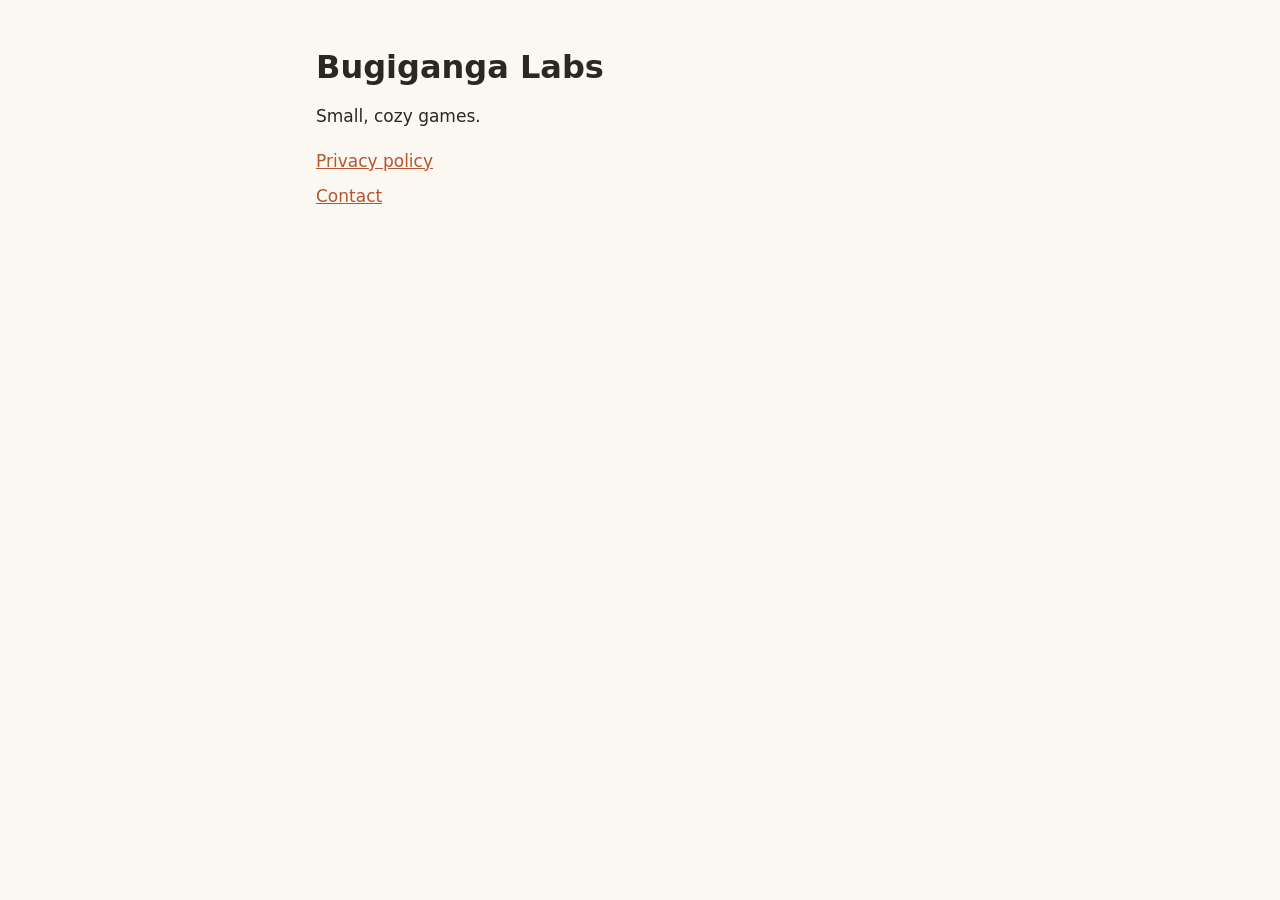
<file: index.html>
<!doctype html>
<html lang="en">
<head>
<meta charset="utf-8">
<meta name="viewport" content="width=device-width, initial-scale=1">
<title>Bugiganga Labs</title>
<meta name="description" content="Bugiganga Labs makes small, cozy games.">
<link rel="stylesheet" href="style.css">
</head>
<body>
<main>
  <h1>Bugiganga Labs</h1>
  <p>Small, cozy games.</p>
  <ul class="links">
    <li><a href="privacy/">Privacy policy</a></li>
    <li><a href="mailto:bugiganga.labs.studio+policy@gmail.com">Contact</a></li>
  </ul>
</main>
</body>
</html>
</file>
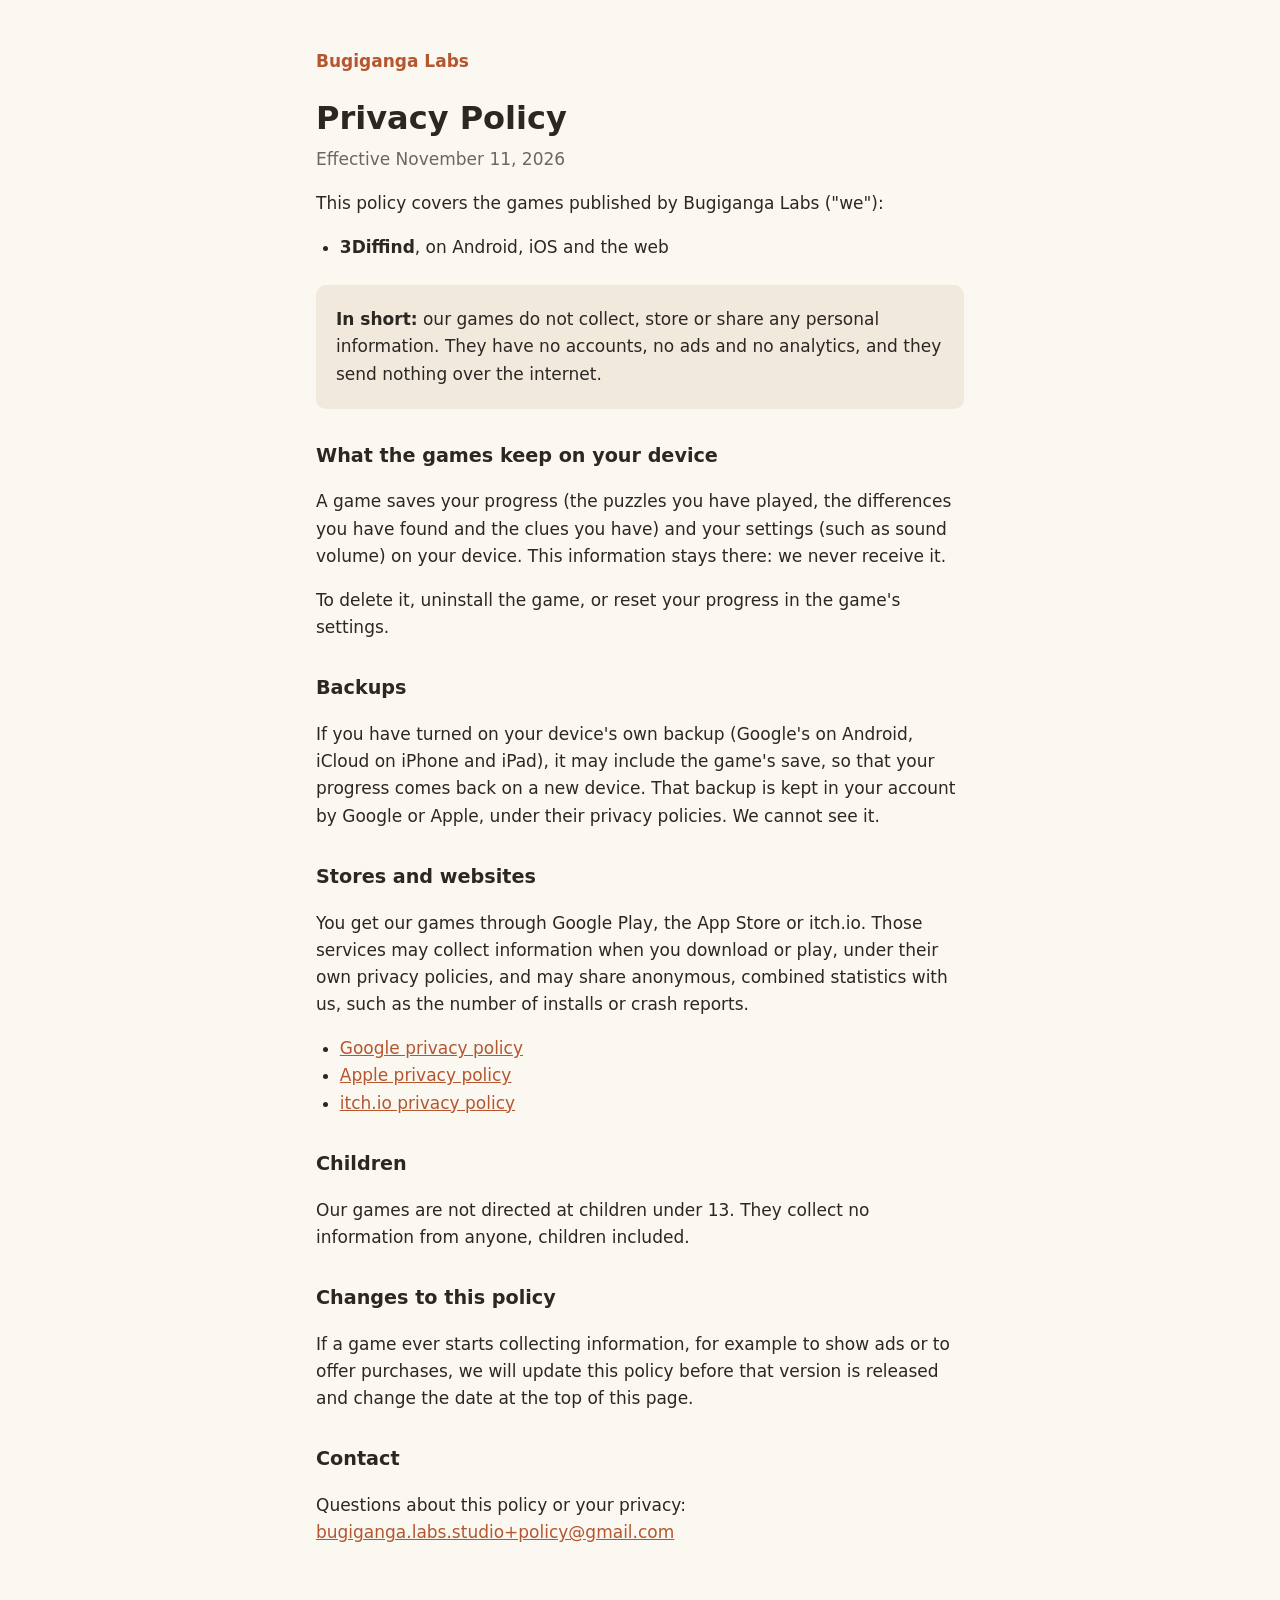
<file: privacy/index.html>
<!doctype html>
<html lang="en">
<head>
<meta charset="utf-8">
<meta name="viewport" content="width=device-width, initial-scale=1">
<title>Privacy Policy · Bugiganga Labs</title>
<meta name="description" content="Privacy policy for the games made by Bugiganga Labs, including 3Diffind.">
<link rel="stylesheet" href="../style.css">
</head>
<body>
<main>
  <p class="studio"><a href="../">Bugiganga Labs</a></p>
  <h1>Privacy Policy</h1>
  <p class="date">Effective November 11, 2026</p>

  <p>This policy covers the games published by Bugiganga Labs ("we"):</p>
  <ul>
    <li><strong>3Diffind</strong>, on Android, iOS and the web</li>
  </ul>

  <div class="summary">
    <p><strong>In short:</strong> our games do not collect, store or share any personal
    information. They have no accounts, no ads and no analytics, and they send nothing
    over the internet.</p>
  </div>

  <h2>What the games keep on your device</h2>
  <p>A game saves your progress (the puzzles you have played, the differences you have
  found and the clues you have) and your settings (such as sound volume) on your device.
  This information stays there: we never receive it.</p>
  <p>To delete it, uninstall the game, or reset your progress in the game's settings.</p>

  <h2>Backups</h2>
  <p>If you have turned on your device's own backup (Google's on Android, iCloud on iPhone
  and iPad), it may include the game's save, so that your progress comes back on a new
  device. That backup is kept in your account by Google or Apple, under their privacy
  policies. We cannot see it.</p>

  <h2>Stores and websites</h2>
  <p>You get our games through Google Play, the App Store or itch.io. Those services may
  collect information when you download or play, under their own privacy policies, and
  may share anonymous, combined statistics with us, such as the number of installs or
  crash reports.</p>
  <ul>
    <li><a href="https://policies.google.com/privacy">Google privacy policy</a></li>
    <li><a href="https://www.apple.com/legal/privacy/">Apple privacy policy</a></li>
    <li><a href="https://itch.io/docs/legal/privacy-policy">itch.io privacy policy</a></li>
  </ul>

  <h2>Children</h2>
  <p>Our games are not directed at children under 13. They collect no information from
  anyone, children included.</p>

  <h2>Changes to this policy</h2>
  <p>If a game ever starts collecting information, for example to show ads or to offer
  purchases, we will update this policy before that version is released and change the
  date at the top of this page.</p>

  <h2>Contact</h2>
  <p>Questions about this policy or your privacy:
  <a href="mailto:bugiganga.labs.studio+policy@gmail.com">bugiganga.labs.studio+policy@gmail.com</a></p>
</main>
</body>
</html>
</file>
<file: style.css>
:root {
  --bg: #fbf7f1;
  --text: #2b2723;
  --muted: #6f665d;
  --accent: #b5562e;
  --panel: #f2e9dd;
  color-scheme: light dark;
}

@media (prefers-color-scheme: dark) {
  :root {
    --bg: #1d1b19;
    --text: #ece6de;
    --muted: #a99f94;
    --accent: #e8916a;
    --panel: #2a2622;
  }
}

* { box-sizing: border-box; }

body {
  margin: 0;
  background: var(--bg);
  color: var(--text);
  font: 17px/1.6 system-ui, -apple-system, "Segoe UI", Roboto, sans-serif;
}

main {
  max-width: 680px;
  margin: 0 auto;
  padding: 48px 16px 64px;
}

h1 { font-size: 2rem; line-height: 1.2; margin: 0 0 8px; }
h2 { font-size: 1.2rem; margin: 32px 0 8px; }

a { color: var(--accent); }

.studio { margin: 0 0 24px; font-weight: 600; }
.studio a { text-decoration: none; }
.date { color: var(--muted); margin-top: 0; }

.summary {
  background: var(--panel);
  border-radius: 10px;
  padding: 4px 20px;
  margin: 24px 0;
}

ul { padding-left: 1.4em; }
.links { list-style: none; padding: 0; }
.links li { margin: 8px 0; }

a[href^="mailto:"] { overflow-wrap: anywhere; }
</file>
